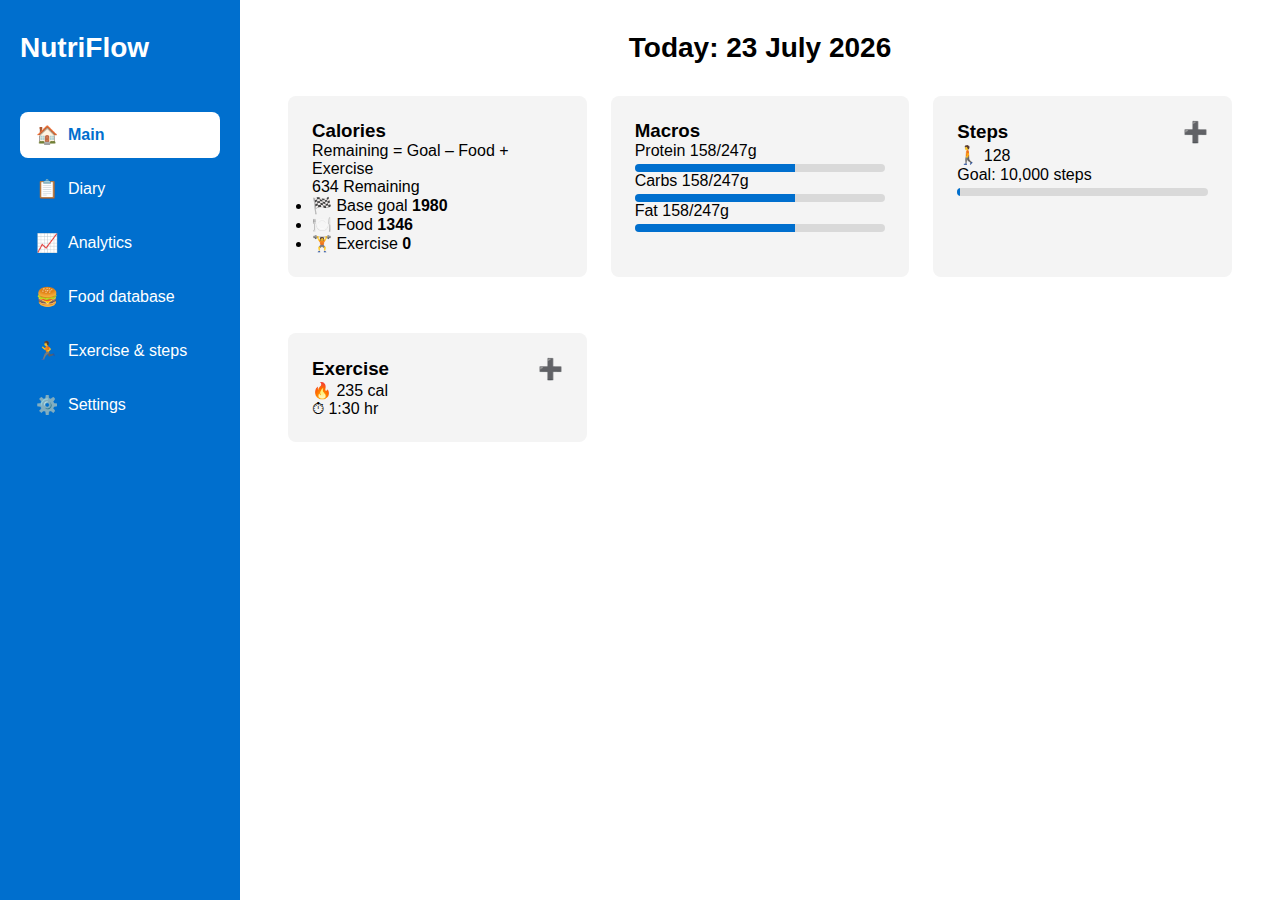
<file: src/main/resources/ui/test1/index.html>
<!DOCTYPE html>
<html lang="en">
<head>
    <meta charset="UTF-8">
    <title>NutriFlow</title>
    <meta name="viewport" content="width=device-width, initial-scale=1.0">
    <link rel="stylesheet" href="style.css">
</head>
<body>
    <!-- Sidebar navigation -->
    <aside class="sidebar">
        <h1 class="logo">NutriFlow</h1>

        <nav class="nav">
            <div class="nav-item active" data-target="main"><span class="icon">🏠</span><span>Main</span></div>
            <div class="nav-item" data-target="diary"><span class="icon">📋</span><span>Diary</span></div>
            <div class="nav-item" data-target="analytics"><span class="icon">📈</span><span>Analytics</span></div>
            <div class="nav-item" data-target="fooddb"><span class="icon">🍔</span><span>Food&nbsp;database</span></div>
            <div class="nav-item" data-target="exercise"><span class="icon">🏃</span><span>Exercise&nbsp;&amp;&nbsp;steps</span></div>
            <div class="nav-item" data-target="settings"><span class="icon">⚙️</span><span>Settings</span></div>
        </nav>
    </aside>

    <!-- Main content area -->
    <div class="content">
        <header class="page-header">
            <h2 id="today-heading"></h2>
        </header>

        <!-- ===== Pages ===== -->
        <section id="main" class="page active">
            <div class="cards-grid">
                <div class="card calories-card">
                    <h3>Calories</h3>
                    <p>Remaining = Goal – Food + Exercise</p>
                    <div class="calories-ring">
                        <span class="calories-value">634</span>
                        <span class="calories-label">Remaining</span>
                    </div>

                    <ul class="calories-breakdown">
                        <li><span class="flag">🏁</span> Base&nbsp;goal <strong>1980</strong></li>
                        <li><span class="icon-food">🍽️</span> Food <strong>1346</strong></li>
                        <li><span class="icon-exercise">🏋️</span> Exercise <strong>0</strong></li>
                    </ul>
                </div>

                <div class="card macros-card">
                    <h3>Macros</h3>
                    <div class="macro">
                        <span class="macro-name">Protein</span>
                        <span class="macro-value">158/247g</span>
                        <div class="progress"><div class="bar" style="width:64%"></div></div>
                    </div>
                    <div class="macro">
                        <span class="macro-name">Carbs</span>
                        <span class="macro-value">158/247g</span>
                        <div class="progress"><div class="bar" style="width:64%"></div></div>
                    </div>
                    <div class="macro">
                        <span class="macro-name">Fat</span>
                        <span class="macro-value">158/247g</span>
                        <div class="progress"><div class="bar" style="width:64%"></div></div>
                    </div>
                </div>

                <div class="card steps-card">
                    <div class="card-header">
                        <h3>Steps</h3>
                        <button class="card-action">➕</button>
                    </div>
                    <p class="steps-count"><span class="icon">🚶</span> 128</p>
                    <p>Goal: 10,000 steps</p>
                    <div class="progress"><div class="bar" style="width:1.2%"></div></div>
                </div>

                <div class="card exercise-card">
                    <div class="card-header">
                        <h3>Exercise</h3>
                        <button class="card-action">➕</button>
                    </div>
                    <p>🔥 235&nbsp;cal</p>
                    <p>⏱ 1:30&nbsp;hr</p>
                </div>
            </div>
        </section>

        <section id="diary" class="page">
            <div class="diary-grid">
                <div class="diary-summary">
                    <h3>Calories remaining</h3>
                    <p class="summary-equation">
                        1980 Goal – 1500 Food + 350 Exercise = <strong>830 Remaining</strong>
                    </p>

                    <div class="meal">
                        <h4>Breakfast <span class="meal-cal">990 cal</span></h4>
                        <ul>
                            <li>Oats (100g) – 599 cal<br><small>Protein 12g, Carbs 75g, Fats 4g</small></li>
                            <li>Chicken breast (250g) – 260 cal<br><small>Protein 12g, Carbs 75g, Fats 4g</small></li>
                        </ul>
                    </div>

                    <div class="meal">
                        <h4>Lunch</h4>
                        <!-- … Repeat structure … -->
                    </div>

                    <div class="meal">
                        <h4>Dinner</h4>
                    </div>

                    <div class="meal">
                        <h4>Snacks</h4>
                    </div>
                </div>

                <div class="diary-forms">
                    <form class="add-food-box">
                        <h3>Add food</h3>
                        <div class="tabs">
                            <button type="button" class="tab active">Search</button>
                            <button type="button" class="tab">Quick add</button>
                        </div>

                        <select><option>Select meal</option></select>
                        <select><option>Select food</option></select>
                        <input type="number" placeholder="Weight (grams)">

                        <div class="nutrients-preview">
                            <p>Protein: 15g</p>
                            <p>Carbs: 89g</p>
                            <p>Fats: 11g</p>
                            <p>Calories: 599 cal</p>
                        </div>

                        <button type="submit" class="btn-primary">Add food</button>
                    </form>

                    <form class="quick-add-box">
                        <h3>Add food</h3>
                        <div class="tabs">
                            <button type="button" class="tab">Search</button>
                            <button type="button" class="tab active">Quick add</button>
                        </div>

                        <select><option>Select meal</option></select>
                        <input type="text" placeholder="Food/meal name">
                        <input type="number" placeholder="Protein (grams)">
                        <input type="number" placeholder="Carbs (grams)">
                        <input type="number" placeholder="Fats (grams)">
                        <input type="number" placeholder="Weight (grams)">
                        <p class="quick-add-cal">Calories: 900 cal</p>
                        <button type="submit" class="btn-primary">Add food</button>
                    </form>
                </div>
            </div>
        </section>

        <section id="analytics" class="page">
            <div class="analytics-controls card">
                <h3>Select period</h3>
                <div class="period-buttons">
                    <button class="btn-primary active">7 days</button>
                    <button class="btn-secondary">14 days</button>
                    <button class="btn-secondary">30 days</button>
                    <button class="btn-secondary">Custom</button>
                    <input type="number" placeholder="Enter the amount of days">
                </div>
            </div>

            <div class="analytics-section card">
                <h3>Calories</h3>
                <div class="chart-placeholder"></div>
            </div>

            <div class="analytics-section card">
                <h3>Weight</h3>
                <div class="chart-placeholder"></div>
            </div>

            <div class="analytics-section card">
                <h3>Steps</h3>
                <div class="chart-placeholder"></div>
            </div>
        </section>

        <section id="fooddb" class="page">
            <div class="card fooddb-list">
                <h3>Current database</h3>
                <ul class="food-items">
                    <li>
                        Oats (100g) – 599 cal<br><small>Protein 12g, Carbs 75g, Fats 4g</small>
                        <span class="actions">✏️ 🗑️</span>
                    </li>
                    <li>
                        Chicken breast (100g) – 450 cal<br><small>Protein 12g, Carbs 75g, Fats 4g</small>
                        <span class="actions">✏️ 🗑️</span>
                    </li>
                    <!-- … -->
                </ul>
            </div>

            <form class="card fooddb-form">
                <h3>Add new food / Edit info</h3>
                <input type="text" placeholder="Food/meal name">
                <input type="number" placeholder="Protein (grams)">
                <input type="number" placeholder="Carbs (grams)">
                <input type="number" placeholder="Fat (grams)">
                <input type="number" placeholder="Weight (grams)">
                <div class="form-actions">
                    <button type="submit" class="btn-primary">Save</button>
                    <button type="reset" class="btn-danger">Cancel</button>
                </div>
            </form>
        </section>

        <!-- Placeholder pages -->
        <section id="exercise" class="page"><p>Exercise &amp; steps – coming soon.</p></section>
        <section id="settings" class="page"><p>Settings – coming soon.</p></section>
    </div>

    <script src="script.js"></script>
</body>
</html>
</file>
<file: src/main/resources/ui/test1/style.css>
:root {
    --primary-blue: #006fce;
    --hover-blue: #0080f0;
    --light-gray: #f0f0f0;
    --medium-gray: #d9d9d9;
    --dark-gray: #333;
    --radius: 8px;
    --sidebar-width: 240px;
    --card-bg: #f4f4f4;
    --transition: .15s ease-in-out;
    font-size: 16px;
    font-family: 'Inter', sans-serif;
}

*,
*::before,
*::after {
    box-sizing: border-box;
    margin: 0;
    padding: 0;
}

body {
    display: flex;
    min-height: 100vh;
}

/* ===== Sidebar ===== */
.sidebar {
    width: var(--sidebar-width);
    background: var(--primary-blue);
    color: #fff;
    padding: 32px 20px;
    display: flex;
    flex-direction: column;
}

.logo {
    font-size: 28px;
    font-weight: 700;
    margin-bottom: 48px;
}

.nav-item {
    display: flex;
    align-items: center;
    gap: 12px;
    padding: 12px 16px;
    border-radius: var(--radius);
    cursor: pointer;
    user-select: none;
    transition: background var(--transition);
    margin-bottom: 8px;
}

.nav-item:hover {
    background: rgba(255,255,255,0.15);
}

.nav-item.active,
.nav-item.active:hover {
    background: #fff;
    color: var(--primary-blue);
    font-weight: 600;
}

.icon {
    font-size: 18px;
    width: 20px;
}

/* ===== Content ===== */
.content {
    flex: 1;
    padding: 32px 48px;
    overflow-y: auto;
}

.page-header {
    text-align: center;
    margin-bottom: 32px;
}

.page-header h2 {
    font-size: 28px;
    font-weight: 700;
}

/* ===== Page visibility ===== */
.page { display: none; }
.page.active { display: block; }

/* ===== Cards & common UI ===== */
.card {
    background: var(--card-bg);
    border-radius: var(--radius);
    padding: 24px;
    margin-bottom: 32px;
}

.cards-grid {
    display: grid;
    grid-template-columns: repeat(auto-fill, minmax(280px, 1fr));
    gap: 24px;
}

.card-header {
    display: flex;
    justify-content: space-between;
    align-items: center;
}

.card-action {
    background: none;
    border: none;
    cursor: pointer;
    font-size: 20px;
}

/* Progress bar */
.progress {
    width: 100%;
    height: 8px;
    background: var(--medium-gray);
    border-radius: var(--radius);
    overflow: hidden;
    margin-top: 4px;
}

.progress .bar {
    height: 100%;
    background: var(--primary-blue);
}

/* ===== Diary ===== */
.diary-grid {
    display: grid;
    grid-template-columns: 1fr 320px;
    gap: 32px;
}

.diary-summary .meal {
    margin-top: 24px;
}

.meal-cal { float: right; }

.add-food-box,
.quick-add-box {
    margin-bottom: 32px;
}

.tabs {
    display: flex;
    margin-bottom: 12px;
}

.tab {
    flex: 1 1 0;
    padding: 8px;
    border: 1px solid var(--medium-gray);
    background: #fff;
    cursor: pointer;
}

.tab.active {
    background: var(--primary-blue);
    color: #fff;
}

.add-food-box input,
.quick-add-box input,
.diary-forms select,
.fooddb-form input {
    width: 100%;
    padding: 8px;
    margin-bottom: 8px;
    border: 1px solid var(--medium-gray);
    border-radius: var(--radius);
}

.nutrients-preview,
.quick-add-cal {
    background: var(--light-gray);
    padding: 8px;
    border-radius: var(--radius);
    margin-bottom: 12px;
    font-size: 14px;
}

/* ===== Analytics ===== */
.analytics-controls {
    margin-bottom: 32px;
}

.period-buttons {
    display: flex;
    flex-wrap: wrap;
    gap: 8px;
    margin-top: 12px;
}

.chart-placeholder {
    width: 100%;
    height: 200px;
    background: #fff;
    border: 2px dashed var(--medium-gray);
    border-radius: var(--radius);
}

/* ===== Food DB ===== */
.fooddb-list ul {
    list-style: none;
}

.food-items li {
    background: #fff;
    border: 1px solid var(--medium-gray);
    border-radius: var(--radius);
    padding: 12px;
    margin-bottom: 8px;
    display: flex;
    justify-content: space-between;
    align-items: flex-start;
    gap: 12px;
}

.actions { white-space: nowrap; }

.fooddb-form input {
    margin-bottom: 12px;
}

.form-actions {
    display: flex;
    gap: 12px;
}

.btn-primary,
.btn-secondary,
.btn-danger {
    padding: 8px 16px;
    border: none;
    border-radius: var(--radius);
    cursor: pointer;
    font-weight: 600;
    transition: background var(--transition);
}

.btn-primary {
    background: var(--primary-blue);
    color: #fff;
}

.btn-primary:hover {
    background: var(--hover-blue);
}

.btn-secondary {
    background: #fff;
    border: 1px solid var(--medium-gray);
}

.btn-danger {
    background: #e53935;
    color: #fff;
}

.btn-danger:hover {
    background: #cc2d2a;
}
</file>
